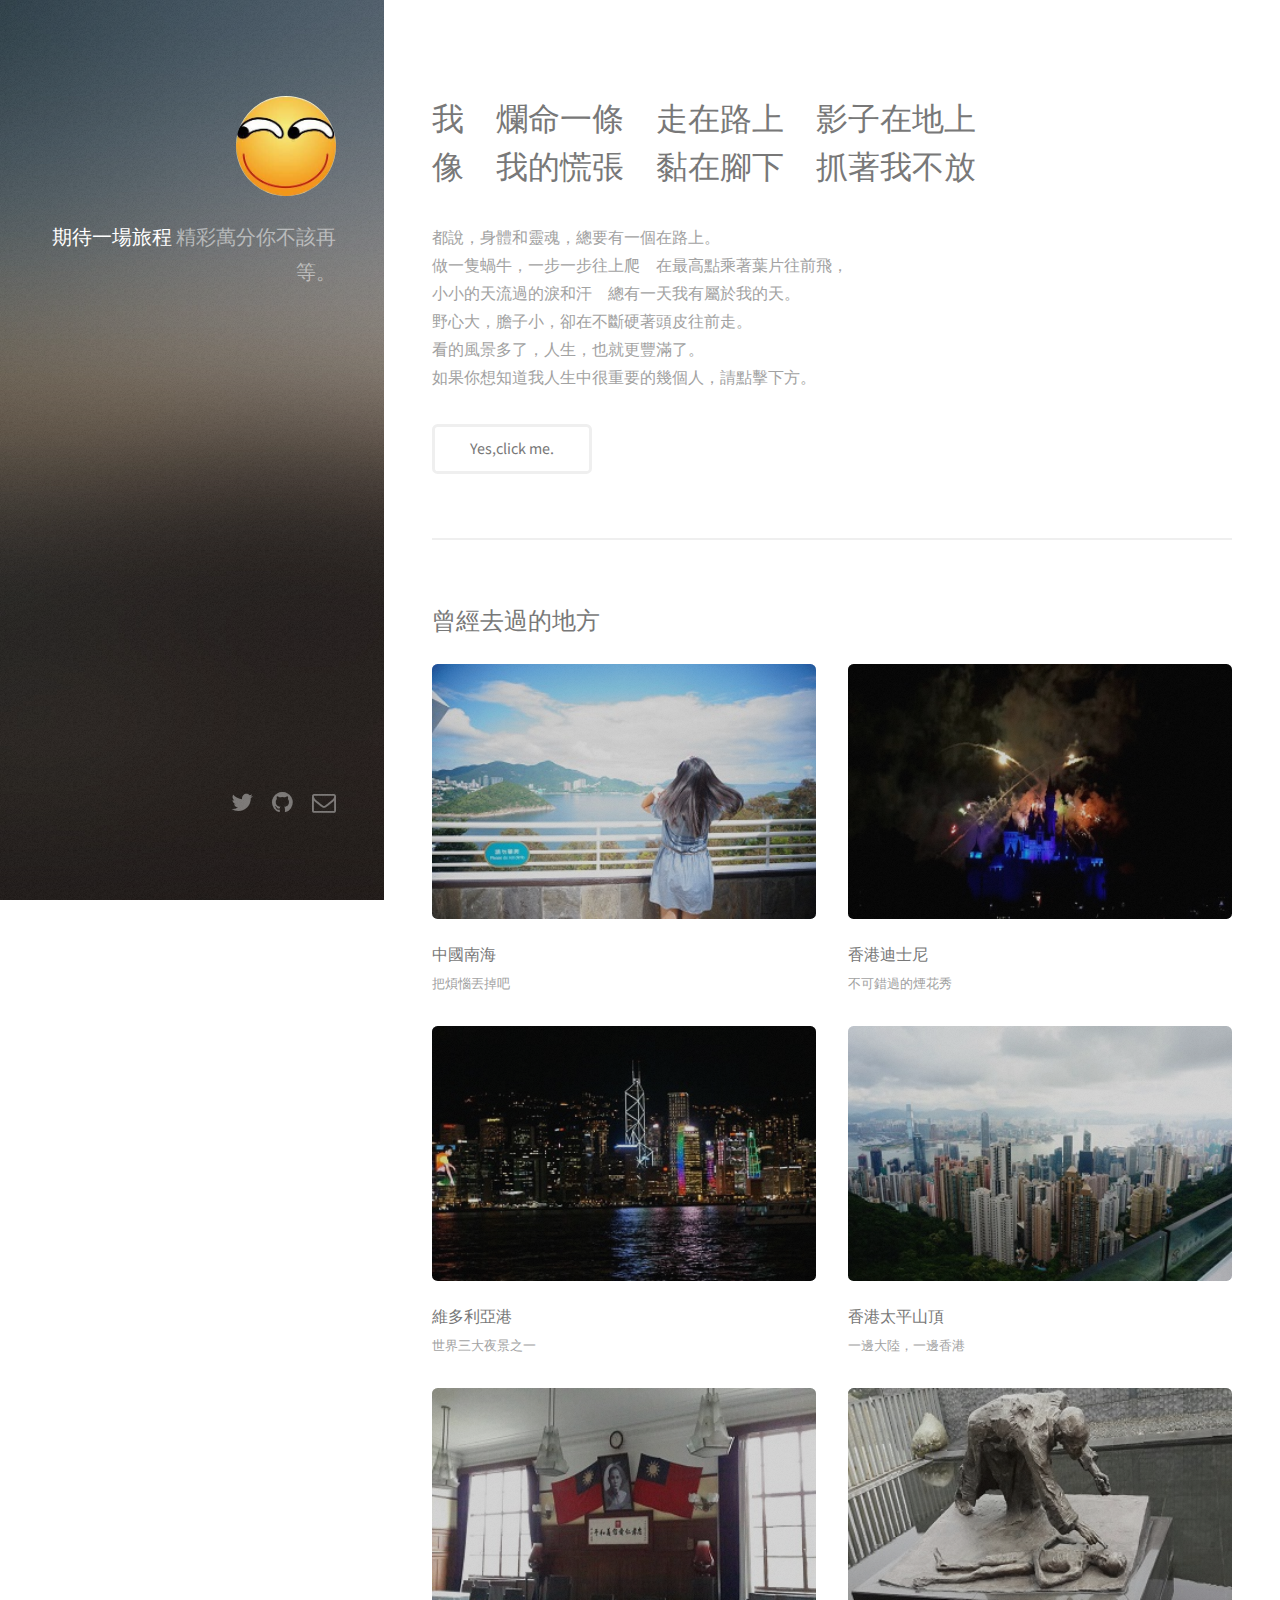
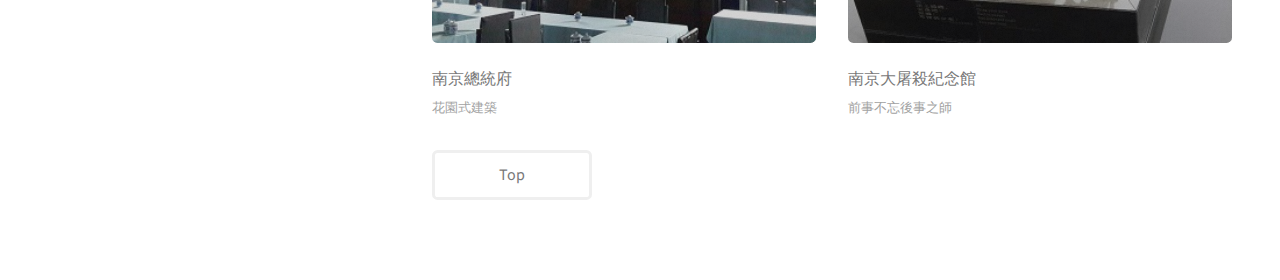
<file: experience/index.html>
<!DOCTYPE HTML>
<!--
	Strata by HTML5 UP
	html5up.net | @n33co
	Free for personal and commercial use under the CCA 3.0 license (html5up.net/license)
-->
<html>

<head>
    <link rel="icon" href="/images/my.jpg">
    <title>我的旅行經歷</title>
    <meta charset="utf-8" />
    <meta name="viewport" content="width=device-width, initial-scale=1" />
    <!--[if lte IE 8]><script src="assets/js/ie/html5shiv.js"></script><![endif]-->
    <link rel="stylesheet" href="assets/css/main.css" />
    <!--[if lte IE 8]><link rel="stylesheet" href="assets/css/ie8.css" /><![endif]-->
</head>

<body id="top">
    <!-- Header -->
    <header id="header">
        <a href="#" class="image avatar"><img src="images/avatar1.jpg" alt="" /></a>
        <h1><strong>期待一場旅程</strong>
        <br>精彩萬分你不該再等。</h1>
    </header>
    <!-- Main -->
    <div id="main">
        <!-- One -->
        <section id="one">
            <header class="major">
                <h2>我　爛命一條　走在路上　影子在地上<br />
							像　我的慌張　黏在腳下　抓著我不放</h2>
            </header>
            <p>
                都說，身體和靈魂，總要有一個在路上。
                <br> 做一隻蝸牛，一步一步往上爬　在最高點乘著葉片往前飛，
                <br> 小小的天流過的淚和汗　總有一天我有屬於我的天。
                <br> 野心大，膽子小，卻在不斷硬著頭皮往前走。
                <br>看的風景多了，人生，也就更豐滿了。
                <br>如果你想知道我人生中很重要的幾個人，請點擊下方。
            </p>
            <ul class="actions">
                <li><a href="/idol/index.html" class="button">Yes,click me.</a></li>
            </ul>
        </section>
        <!-- Two -->
        <section id="two">
            <h2>曾經去過的地方</h2>
            <div class="row">
                <article class="6u 12u$(xsmall) work-item">
                    <a href="images/fulls/01.jpg" class="image fit thumb"><img src="images/1.jpg" alt="" /></a>
                    <h3>中國南海</h3>
                    <p>把煩惱丟掉吧</p>
                </article>
                <article class="6u$ 12u$(xsmall) work-item">
                    <a href="images/fulls/02.jpg" class="image fit thumb"><img src="images/02.jpg" alt="" /></a>
                    <h3>香港迪士尼</h3>
                    <p>不可錯過的煙花秀</p>
                </article>
                <article class="6u 12u$(xsmall) work-item">
                    <a href="images/fulls/03.jpg" class="image fit thumb"><img src="images/03.jpg" alt="" /></a>
                    <h3>維多利亞港</h3>
                    <p>世界三大夜景之一</p>
                </article>
                <article class="6u$ 12u$(xsmall) work-item">
                    <a href="images/fulls/04.jpg" class="image fit thumb"><img src="images/04.jpg" alt="" /></a>
                    <h3>香港太平山頂</h3>
                    <p>一邊大陸，一邊香港</p>
                </article>
                <article class="6u 12u$(xsmall) work-item">
                    <a href="images/fulls/05.jpg" class="image fit thumb"><img src="images/05.jpg" alt="" /></a>
                    <h3>南京總統府</h3>
                    <p>花園式建築</p>
                </article>
                <article class="6u$ 12u$(xsmall) work-item">
                    <a href="images/fulls/06.jpg" class="image fit thumb"><img src="images/06.jpg" alt="" /></a>
                    <h3>南京大屠殺紀念館</h3>
                    <p>前事不忘後事之師</p>
                </article>
            </div>
            <ul class="actions">
                <li><a href="#" class="button">Top</a></li>
            </ul>
        </section>
        <!-- Three -->
        <!-- Four -->
        <!--
					<section id="four">
						<h2>Elements</h2>

						<section>
							<h4>Text</h4>
							<p>This is <b>bold</b> and this is <strong>strong</strong>. This is <i>italic</i> and this is <em>emphasized</em>.
							This is <sup>superscript</sup> text and this is <sub>subscript</sub> text.
							This is <u>underlined</u> and this is code: <code>for (;;) { ... }</code>. Finally, <a href="#">this is a link</a>.</p>
							<hr />
							<header>
								<h4>Heading with a Subtitle</h4>
								<p>Lorem ipsum dolor sit amet nullam id egestas urna aliquam</p>
							</header>
							<p>Nunc lacinia ante nunc ac lobortis. Interdum adipiscing gravida odio porttitor sem non mi integer non faucibus ornare mi ut ante amet placerat aliquet. Volutpat eu sed ante lacinia sapien lorem accumsan varius montes viverra nibh in adipiscing blandit tempus accumsan.</p>
							<header>
								<h5>Heading with a Subtitle</h5>
								<p>Lorem ipsum dolor sit amet nullam id egestas urna aliquam</p>
							</header>
							<p>Nunc lacinia ante nunc ac lobortis. Interdum adipiscing gravida odio porttitor sem non mi integer non faucibus ornare mi ut ante amet placerat aliquet. Volutpat eu sed ante lacinia sapien lorem accumsan varius montes viverra nibh in adipiscing blandit tempus accumsan.</p>
							<hr />
							<h2>Heading Level 2</h2>
							<h3>Heading Level 3</h3>
							<h4>Heading Level 4</h4>
							<h5>Heading Level 5</h5>
							<h6>Heading Level 6</h6>
							<hr />
							<h5>Blockquote</h5>
							<blockquote>Fringilla nisl. Donec accumsan interdum nisi, quis tincidunt felis sagittis eget tempus euismod. Vestibulum ante ipsum primis in faucibus vestibulum. Blandit adipiscing eu felis iaculis volutpat ac adipiscing accumsan faucibus. Vestibulum ante ipsum primis in faucibus lorem ipsum dolor sit amet nullam adipiscing eu felis.</blockquote>
							<h5>Preformatted</h5>
							<pre><code>i = 0;

while (!deck.isInOrder()) {
print 'Iteration ' + i;
deck.shuffle();
i++;
}

print 'It took ' + i + ' iterations to sort the deck.';</code></pre>
						</section>

						<section>
							<h4>Lists</h4>
							<div class="row">
								<div class="6u 12u$(xsmall)">
									<h5>Unordered</h5>
									<ul>
										<li>Dolor pulvinar etiam magna etiam.</li>
										<li>Sagittis adipiscing lorem eleifend.</li>
										<li>Felis enim feugiat dolore viverra.</li>
									</ul>
									<h5>Alternate</h5>
									<ul class="alt">
										<li>Dolor pulvinar etiam magna etiam.</li>
										<li>Sagittis adipiscing lorem eleifend.</li>
										<li>Felis enim feugiat dolore viverra.</li>
									</ul>
								</div>
								<div class="6u$ 12u$(xsmall)">
									<h5>Ordered</h5>
									<ol>
										<li>Dolor pulvinar etiam magna etiam.</li>
										<li>Etiam vel felis at lorem sed viverra.</li>
										<li>Felis enim feugiat dolore viverra.</li>
										<li>Dolor pulvinar etiam magna etiam.</li>
										<li>Etiam vel felis at lorem sed viverra.</li>
										<li>Felis enim feugiat dolore viverra.</li>
									</ol>
									<h5>Icons</h5>
									<ul class="icons">
										<li><a href="#" class="icon fa-twitter"><span class="label">Twitter</span></a></li>
										<li><a href="#" class="icon fa-facebook"><span class="label">Facebook</span></a></li>
										<li><a href="#" class="icon fa-instagram"><span class="label">Instagram</span></a></li>
										<li><a href="#" class="icon fa-github"><span class="label">Github</span></a></li>
										<li><a href="#" class="icon fa-dribbble"><span class="label">Dribbble</span></a></li>
										<li><a href="#" class="icon fa-tumblr"><span class="label">Tumblr</span></a></li>
									</ul>
								</div>
							</div>
							<h5>Actions</h5>
							<ul class="actions">
								<li><a href="#" class="button special">Default</a></li>
								<li><a href="#" class="button">Default</a></li>
							</ul>
							<ul class="actions small">
								<li><a href="#" class="button special small">Small</a></li>
								<li><a href="#" class="button small">Small</a></li>
							</ul>
							<div class="row">
								<div class="6u 12u$(small)">
									<ul class="actions vertical">
										<li><a href="#" class="button special">Default</a></li>
										<li><a href="#" class="button">Default</a></li>
									</ul>
								</div>
								<div class="6u$ 12u$(small)">
									<ul class="actions vertical small">
										<li><a href="#" class="button special small">Small</a></li>
										<li><a href="#" class="button small">Small</a></li>
									</ul>
								</div>
								<div class="6u 12u$(small)">
									<ul class="actions vertical">
										<li><a href="#" class="button special fit">Default</a></li>
										<li><a href="#" class="button fit">Default</a></li>
									</ul>
								</div>
								<div class="6u$ 12u$(small)">
									<ul class="actions vertical small">
										<li><a href="#" class="button special small fit">Small</a></li>
										<li><a href="#" class="button small fit">Small</a></li>
									</ul>
								</div>
							</div>
						</section>

						<section>
							<h4>Table</h4>
							<h5>Default</h5>
							<div class="table-wrapper">
								<table>
									<thead>
										<tr>
											<th>Name</th>
											<th>Description</th>
											<th>Price</th>
										</tr>
									</thead>
									<tbody>
										<tr>
											<td>Item One</td>
											<td>Ante turpis integer aliquet porttitor.</td>
											<td>29.99</td>
										</tr>
										<tr>
											<td>Item Two</td>
											<td>Vis ac commodo adipiscing arcu aliquet.</td>
											<td>19.99</td>
										</tr>
										<tr>
											<td>Item Three</td>
											<td> Morbi faucibus arcu accumsan lorem.</td>
											<td>29.99</td>
										</tr>
										<tr>
											<td>Item Four</td>
											<td>Vitae integer tempus condimentum.</td>
											<td>19.99</td>
										</tr>
										<tr>
											<td>Item Five</td>
											<td>Ante turpis integer aliquet porttitor.</td>
											<td>29.99</td>
										</tr>
									</tbody>
									<tfoot>
										<tr>
											<td colspan="2"></td>
											<td>100.00</td>
										</tr>
									</tfoot>
								</table>
							</div>

							<h5>Alternate</h5>
							<div class="table-wrapper">
								<table class="alt">
									<thead>
										<tr>
											<th>Name</th>
											<th>Description</th>
											<th>Price</th>
										</tr>
									</thead>
									<tbody>
										<tr>
											<td>Item One</td>
											<td>Ante turpis integer aliquet porttitor.</td>
											<td>29.99</td>
										</tr>
										<tr>
											<td>Item Two</td>
											<td>Vis ac commodo adipiscing arcu aliquet.</td>
											<td>19.99</td>
										</tr>
										<tr>
											<td>Item Three</td>
											<td> Morbi faucibus arcu accumsan lorem.</td>
											<td>29.99</td>
										</tr>
										<tr>
											<td>Item Four</td>
											<td>Vitae integer tempus condimentum.</td>
											<td>19.99</td>
										</tr>
										<tr>
											<td>Item Five</td>
											<td>Ante turpis integer aliquet porttitor.</td>
											<td>29.99</td>
										</tr>
									</tbody>
									<tfoot>
										<tr>
											<td colspan="2"></td>
											<td>100.00</td>
										</tr>
									</tfoot>
								</table>
							</div>
						</section>

						<section>
							<h4>Buttons</h4>
							<ul class="actions">
								<li><a href="#" class="button special">Special</a></li>
								<li><a href="#" class="button">Default</a></li>
							</ul>
							<ul class="actions">
								<li><a href="#" class="button big">Big</a></li>
								<li><a href="#" class="button">Default</a></li>
								<li><a href="#" class="button small">Small</a></li>
							</ul>
							<ul class="actions fit">
								<li><a href="#" class="button special fit">Fit</a></li>
								<li><a href="#" class="button fit">Fit</a></li>
							</ul>
							<ul class="actions fit small">
								<li><a href="#" class="button special fit small">Fit + Small</a></li>
								<li><a href="#" class="button fit small">Fit + Small</a></li>
							</ul>
							<ul class="actions">
								<li><a href="#" class="button special icon fa-download">Icon</a></li>
								<li><a href="#" class="button icon fa-download">Icon</a></li>
							</ul>
							<ul class="actions">
								<li><span class="button special disabled">Special</span></li>
								<li><span class="button disabled">Default</span></li>
							</ul>
						</section>

						<section>
							<h4>Form</h4>
							<form method="post" action="#">
								<div class="row uniform 50%">
									<div class="6u 12u$(xsmall)">
										<input type="text" name="demo-name" id="demo-name" value="" placeholder="Name" />
									</div>
									<div class="6u$ 12u$(xsmall)">
										<input type="email" name="demo-email" id="demo-email" value="" placeholder="Email" />
									</div>
									<div class="12u$">
										<div class="select-wrapper">
											<select name="demo-category" id="demo-category">
												<option value="">- Category -</option>
												<option value="1">Manufacturing</option>
												<option value="1">Shipping</option>
												<option value="1">Administration</option>
												<option value="1">Human Resources</option>
											</select>
										</div>
									</div>
									<div class="4u 12u$(small)">
										<input type="radio" id="demo-priority-low" name="demo-priority" checked>
										<label for="demo-priority-low">Low Priority</label>
									</div>
									<div class="4u 12u$(small)">
										<input type="radio" id="demo-priority-normal" name="demo-priority">
										<label for="demo-priority-normal">Normal Priority</label>
									</div>
									<div class="4u$ 12u(small)">
										<input type="radio" id="demo-priority-high" name="demo-priority">
										<label for="demo-priority-high">High Priority</label>
									</div>
									<div class="6u 12u$(small)">
										<input type="checkbox" id="demo-copy" name="demo-copy">
										<label for="demo-copy">Email me a copy of this message</label>
									</div>
									<div class="6u$ 12u$(small)">
										<input type="checkbox" id="demo-human" name="demo-human" checked>
										<label for="demo-human">I am a human and not a robot</label>
									</div>
									<div class="12u$">
										<textarea name="demo-message" id="demo-message" placeholder="Enter your message" rows="6"></textarea>
									</div>
									<div class="12u$">
										<ul class="actions">
											<li><input type="submit" value="Send Message" class="special" /></li>
											<li><input type="reset" value="Reset" /></li>
										</ul>
									</div>
								</div>
							</form>
						</section>

						<section>
							<h4>Image</h4>
							<h5>Fit</h5>
							<div class="box alt">
								<div class="row 50% uniform">
									<div class="12u$"><span class="image fit"><img src="images/fulls/05.jpg" alt="" /></span></div>
									<div class="4u"><span class="image fit"><img src="images/thumbs/01.jpg" alt="" /></span></div>
									<div class="4u"><span class="image fit"><img src="images/thumbs/02.jpg" alt="" /></span></div>
									<div class="4u$"><span class="image fit"><img src="images/thumbs/03.jpg" alt="" /></span></div>
									<div class="4u"><span class="image fit"><img src="images/thumbs/04.jpg" alt="" /></span></div>
									<div class="4u"><span class="image fit"><img src="images/thumbs/05.jpg" alt="" /></span></div>
									<div class="4u$"><span class="image fit"><img src="images/thumbs/06.jpg" alt="" /></span></div>
									<div class="4u"><span class="image fit"><img src="images/thumbs/03.jpg" alt="" /></span></div>
									<div class="4u"><span class="image fit"><img src="images/thumbs/02.jpg" alt="" /></span></div>
									<div class="4u$"><span class="image fit"><img src="images/thumbs/01.jpg" alt="" /></span></div>
								</div>
							</div>
							<h5>Left &amp; Right</h5>
							<p><span class="image left"><img src="images/avatar.jpg" alt="" /></span>Fringilla nisl. Donec accumsan interdum nisi, quis tincidunt felis sagittis eget. tempus euismod. Vestibulum ante ipsum primis in faucibus vestibulum. Blandit adipiscing eu felis iaculis volutpat ac adipiscing accumsan eu faucibus. Integer ac pellentesque praesent tincidunt felis sagittis eget. tempus euismod. Vestibulum ante ipsum primis in faucibus vestibulum. Blandit adipiscing eu felis iaculis volutpat ac adipiscing accumsan eu faucibus. Integer ac pellentesque praesent. Donec accumsan interdum nisi, quis tincidunt felis sagittis eget. tempus euismod. Vestibulum ante ipsum primis in faucibus vestibulum. Blandit adipiscing eu felis iaculis volutpat ac adipiscing accumsan eu faucibus. Integer ac pellentesque praesent tincidunt felis sagittis eget. tempus euismod. Vestibulum ante ipsum primis in faucibus vestibulum. Blandit adipiscing eu felis iaculis volutpat ac adipiscing accumsan eu faucibus. Integer ac pellentesque praesent.</p>
							<p><span class="image right"><img src="images/avatar.jpg" alt="" /></span>Fringilla nisl. Donec accumsan interdum nisi, quis tincidunt felis sagittis eget. tempus euismod. Vestibulum ante ipsum primis in faucibus vestibulum. Blandit adipiscing eu felis iaculis volutpat ac adipiscing accumsan eu faucibus. Integer ac pellentesque praesent tincidunt felis sagittis eget. tempus euismod. Vestibulum ante ipsum primis in faucibus vestibulum. Blandit adipiscing eu felis iaculis volutpat ac adipiscing accumsan eu faucibus. Integer ac pellentesque praesent. Donec accumsan interdum nisi, quis tincidunt felis sagittis eget. tempus euismod. Vestibulum ante ipsum primis in faucibus vestibulum. Blandit adipiscing eu felis iaculis volutpat ac adipiscing accumsan eu faucibus. Integer ac pellentesque praesent tincidunt felis sagittis eget. tempus euismod. Vestibulum ante ipsum primis in faucibus vestibulum. Blandit adipiscing eu felis iaculis volutpat ac adipiscing accumsan eu faucibus. Integer ac pellentesque praesent.</p>
						</section>

					</section>
				-->
    </div>
    <!-- Footer -->
    <footer id="footer">
        <ul class="icons">
            <li><a href="https://twitter.com/ShafriraXu" class="icon fa-twitter" target="_blank"><span class="label">Twitter</span></a></li>
            <li><a href="https://github.com/shafriraxu" class="icon fa-github" target="_blank"><span class="label">Github</span></a></li>
            <li><a href="https://plus.google.com/u/0/109018527205381543160/posts" class="icon fa-envelope-o" target="_blank"><span class="label">Email</span></a></li>
        </ul>
    </footer>
    <!-- Scripts -->
    <script src="assets/js/jquery.min.js"></script>
    <script src="assets/js/jquery.poptrox.min.js"></script>
    <script src="assets/js/skel.min.js"></script>
    <script src="assets/js/util.js"></script>
    <!--[if lte IE 8]><script src="assets/js/ie/respond.min.js"></script><![endif]-->
    <script src="assets/js/main.js"></script>
</body>

</html>
</file>
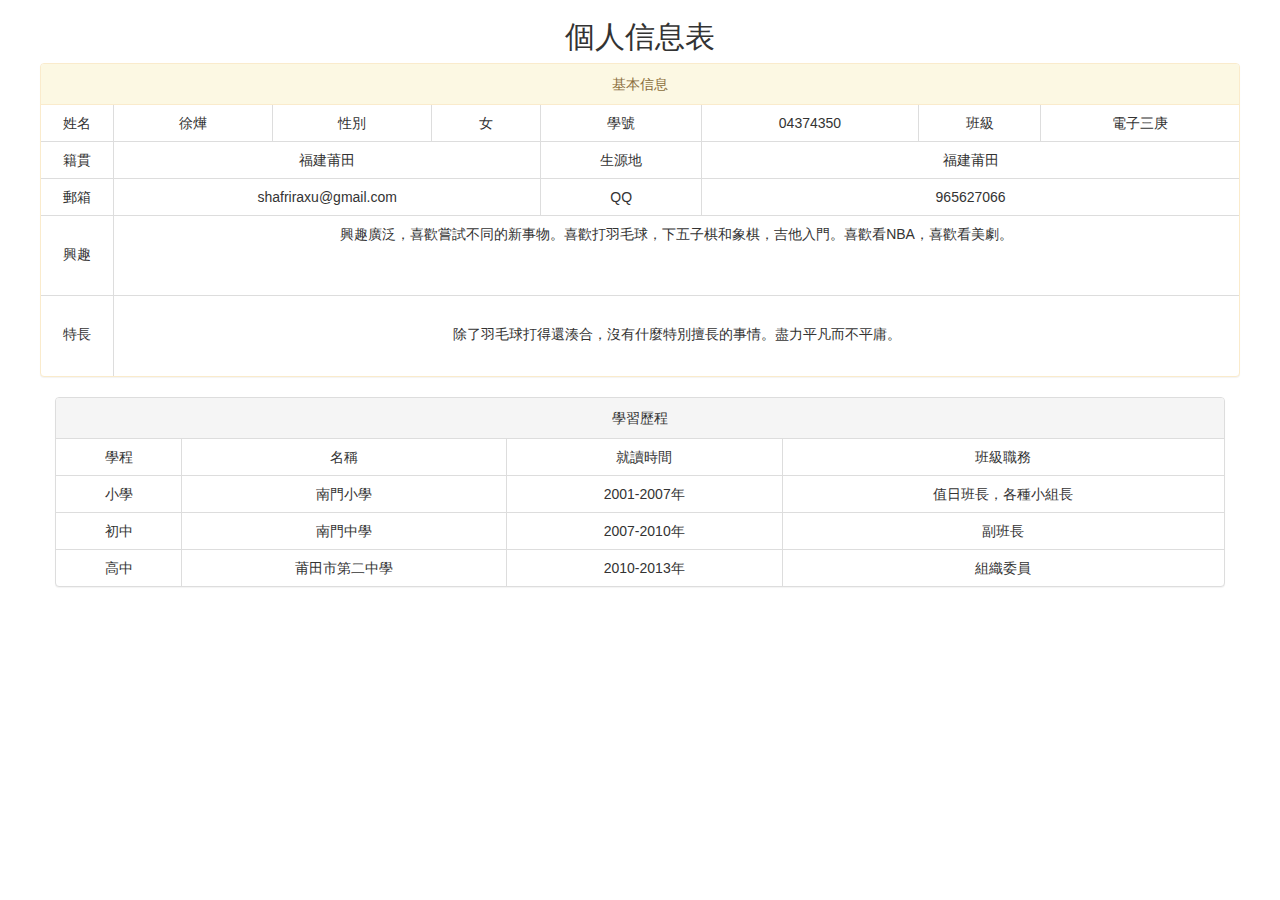
<file: about/table/index.html>
<!DOCTYPE html>
<html lang="en">

<head>
    <meta charset="utf-8">
    <meta http-equiv="X-UA-Compatible" content="IE=edge">
    <meta name="viewport" content="width=device-width, initial-scale=1">
    <!-- The above 3 meta tags *must* come first in the head; any other head content must come *after* these tags -->
    <title>個人履歷表</title>
    <!-- Bootstrap -->
    <link href="css/bootstrap.min.css" rel="stylesheet">
    <link rel="stylesheet" href="css/mystyle.css" />
    <!-- HTML5 shim and Respond.js for IE8 support of HTML5 elements and media queries -->
    <!-- WARNING: Respond.js doesn't work if you view the page via file:// -->
    <!--[if lt IE 9]>
      <script src="https://oss.maxcdn.com/html5shiv/3.7.2/html5shiv.min.js"></script>
      <script src="https://oss.maxcdn.com/respond/1.4.2/respond.min.js"></script>
    <![endif]-->
</head>

<body>
    <div class="container">
        <div class="row">
            <h2>個人信息表</h2>
            <div class="row">
                <div class="panel panel-warning">
                    <!-- Default panel contents -->
                    <div class="panel-heading center">基本信息</div>
                    <!-- Table -->
                    <table class="table table-bordered border-color">
                        <tbody>
                            <tr>
                                <td>姓名</td>
                                <td>徐燁</td>
                                <td>性別</td>
                                <td>女</td>
                                <td>學號</td>
                                <td>04374350</td>
                                <td>班級</td>
                                <td>電子三庚</td>
                            </tr>
                            <tr>
                                <td>籍貫</td>
                                <td colspan="3">福建莆田</td>
                                <td>生源地</td>
                                <td colspan="3">福建莆田</td>
                            </tr>
                            <tr>
                                <td>郵箱</td>
                                <td colspan="3">shafriraxu@gmail.com</td>
                                <td>QQ</td>
                                <td colspan="3">965627066</td>
                            </tr>
                            <tr class="spe_height">
                                <td class="duiqi">
                                    <br>興趣</td>
                                <td colspan="7">
                                    興趣廣泛，喜歡嘗試不同的新事物。喜歡打羽毛球，下五子棋和象棋，吉他入門。喜歡看NBA，喜歡看美劇。
                                </td>
                            </tr>
                            <tr class="spe_height">
                                <td class="duiqi">
                                    <br>特長</td>
                                <td colspan="7">
                                    <br>除了羽毛球打得還湊合，沒有什麼特別擅長的事情。盡力平凡而不平庸。
                                </td>
                            </tr>
                        </tbody>
                    </table>
                </div>
            </div>
        </div>
        <div class="row">
            <div class="panel panel-default">
                <!-- Default panel contents -->
                <div class="panel-heading center">學習歷程</div>
                <!-- Table -->
                <table class="table table-bordered">
                    <tbody>
                        <tr>
                            <td>學程</td>
                            <td>名稱</td>
                            <td>就讀時間</td>
                            <td>班級職務</td>
                        </tr>
                        <tr>
                            <td>小學</td>
                            <td>南門小學</td>
                            <td>2001-2007年</td>
                            <td>值日班長，各種小組長</td>
                        </tr>
                        <tr>
                            <td>初中</td>
                            <td>南門中學</td>
                            <td>2007-2010年</td>
                            <td>副班長</td>
                        </tr>
                        <tr>
                            <td>高中</td>
                            <td>莆田市第二中學</td>
                            <td>2010-2013年</td>
                            <td>組織委員</td>
                        </tr>
                    </tbody>
                </table>
            </div>
        </div>
    </div>
    </div>
    <!-- jQuery (necessary for Bootstrap's JavaScript plugins) -->
    <script src="https://ajax.googleapis.com/ajax/libs/jquery/1.11.3/jquery.min.js"></script>
    <!-- Include all compiled plugins (below), or include individual files as needed -->
    <script src="js/bootstrap.min.js"></script>
</body>

</html>
</file>
<file: about/table/css/mystyle.css>
table {
    width: 100%
}

h2,
td {
    text-align: center;
}

.duiqi {
    vertical-align: bottom;
}

.bd_cor {
    border-color: #faebcc;
}

.spe_height {
    height: 80px;
}

.center {
    text-align: center;
}
</file>
<file: experience/assets/css/main.css>
@import url("font-awesome.min.css");
@import url("https://fonts.googleapis.com/css?family=Source+Sans+Pro:400,400italic");

/*
	Strata by HTML5 UP
	html5up.net | @n33co
	Free for personal and commercial use under the CCA 3.0 license (html5up.net/license)
*/


/* Reset */

html,
body,
div,
span,
applet,
object,
iframe,
h1,
h2,
h3,
h4,
h5,
h6,
p,
blockquote,
pre,
a,
abbr,
acronym,
address,
big,
cite,
code,
del,
dfn,
em,
img,
ins,
kbd,
q,
s,
samp,
small,
strike,
strong,
sub,
sup,
tt,
var,
b,
u,
i,
center,
dl,
dt,
dd,
ol,
ul,
li,
fieldset,
form,
label,
legend,
table,
caption,
tbody,
tfoot,
thead,
tr,
th,
td,
article,
aside,
canvas,
details,
embed,
figure,
figcaption,
footer,
header,
hgroup,
menu,
nav,
output,
ruby,
section,
summary,
time,
mark,
audio,
video {
    margin: 0;
    padding: 0;
    border: 0;
    font-size: 100%;
    font: inherit;
    vertical-align: baseline;
}

article,
aside,
details,
figcaption,
figure,
footer,
header,
hgroup,
menu,
nav,
section {
    display: block;
}

body {
    line-height: 1;
}

ol,
ul {
    list-style: none;
}

blockquote,
q {
    quotes: none;
}

blockquote:before,
blockquote:after,
q:before,
q:after {
    content: '';
    content: none;
}

table {
    border-collapse: collapse;
    border-spacing: 0;
}

body {
    -webkit-text-size-adjust: none;
}


/* Box Model */

*,
*:before,
*:after {
    -moz-box-sizing: border-box;
    -webkit-box-sizing: border-box;
    box-sizing: border-box;
}


/* Containers */

.container {
    margin-left: auto;
    margin-right: auto;
}

.container.\31 25\25 {
    width: 100%;
    max-width: 1200px;
    min-width: 960px;
}

.container.\37 5\25 {
    width: 720px;
}

.container.\35 0\25 {
    width: 480px;
}

.container.\32 5\25 {
    width: 240px;
}

.container {
    width: 960px;
}

@media screen and (max-width: 1800px) {
    .container.\31 25\25 {
        width: 100%;
        max-width: 1200px;
        min-width: 960px;
    }
    .container.\37 5\25 {
        width: 720px;
    }
    .container.\35 0\25 {
        width: 480px;
    }
    .container.\32 5\25 {
        width: 240px;
    }
    .container {
        width: 960px;
    }
}

@media screen and (max-width: 1280px) {
    .container.\31 25\25 {
        width: 100%;
        max-width: 1200px;
        min-width: 960px;
    }
    .container.\37 5\25 {
        width: 720px;
    }
    .container.\35 0\25 {
        width: 480px;
    }
    .container.\32 5\25 {
        width: 240px;
    }
    .container {
        width: 960px;
    }
}

@media screen and (max-width: 980px) {
    .container.\31 25\25 {
        width: 100%;
        max-width: 1200px;
        min-width: 960px;
    }
    .container.\37 5\25 {
        width: 720px;
    }
    .container.\35 0\25 {
        width: 480px;
    }
    .container.\32 5\25 {
        width: 240px;
    }
    .container {
        width: 960px;
    }
}

@media screen and (max-width: 736px) {
    .container.\31 25\25 {
        width: 100%;
        max-width: 1200px;
        min-width: 960px;
    }
    .container.\37 5\25 {
        width: 720px;
    }
    .container.\35 0\25 {
        width: 480px;
    }
    .container.\32 5\25 {
        width: 240px;
    }
    .container {
        width: 960px;
    }
}

@media screen and (max-width: 480px) {
    .container.\31 25\25 {
        width: 100%;
        max-width: 1200px;
        min-width: 960px;
    }
    .container.\37 5\25 {
        width: 720px;
    }
    .container.\35 0\25 {
        width: 480px;
    }
    .container.\32 5\25 {
        width: 240px;
    }
    .container {
        width: 960px;
    }
}


/* Grid */

.row {
    border-bottom: solid 1px transparent;
    -moz-box-sizing: border-box;
    -webkit-box-sizing: border-box;
    box-sizing: border-box;
}

.row > * {
    float: left;
    -moz-box-sizing: border-box;
    -webkit-box-sizing: border-box;
    box-sizing: border-box;
}

.row:after,
.row:before {
    content: '';
    display: block;
    clear: both;
    height: 0;
}

.row.uniform > * >:first-child {
    margin-top: 0;
}

.row.uniform > * >:last-child {
    margin-bottom: 0;
}

.row.\30 \25 > * {
    padding: 0 0 0 0em;
}

.row.\30 \25 {
    margin: 0 0 -1px 0em;
}

.row.uniform.\30 \25 > * {
    padding: 0em 0 0 0em;
}

.row.uniform.\30 \25 {
    margin: 0em 0 -1px 0em;
}

.row > * {
    padding: 0 0 0 2.5em;
}

.row {
    margin: 0 0 -1px -2.5em;
}

.row.uniform > * {
    padding: 2.5em 0 0 2.5em;
}

.row.uniform {
    margin: -2.5em 0 -1px -2.5em;
}

.row.\32 00\25 > * {
    padding: 0 0 0 5em;
}

.row.\32 00\25 {
    margin: 0 0 -1px -5em;
}

.row.uniform.\32 00\25 > * {
    padding: 5em 0 0 5em;
}

.row.uniform.\32 00\25 {
    margin: -5em 0 -1px -5em;
}

.row.\31 50\25 > * {
    padding: 0 0 0 3.75em;
}

.row.\31 50\25 {
    margin: 0 0 -1px -3.75em;
}

.row.uniform.\31 50\25 > * {
    padding: 3.75em 0 0 3.75em;
}

.row.uniform.\31 50\25 {
    margin: -3.75em 0 -1px -3.75em;
}

.row.\35 0\25 > * {
    padding: 0 0 0 1.25em;
}

.row.\35 0\25 {
    margin: 0 0 -1px -1.25em;
}

.row.uniform.\35 0\25 > * {
    padding: 1.25em 0 0 1.25em;
}

.row.uniform.\35 0\25 {
    margin: -1.25em 0 -1px -1.25em;
}

.row.\32 5\25 > * {
    padding: 0 0 0 0.625em;
}

.row.\32 5\25 {
    margin: 0 0 -1px -0.625em;
}

.row.uniform.\32 5\25 > * {
    padding: 0.625em 0 0 0.625em;
}

.row.uniform.\32 5\25 {
    margin: -0.625em 0 -1px -0.625em;
}

.\31 2u,
.\31 2u\24 {
    width: 100%;
    clear: none;
    margin-left: 0;
}

.\31 1u,
.\31 1u\24 {
    width: 91.6666666667%;
    clear: none;
    margin-left: 0;
}

.\31 0u,
.\31 0u\24 {
    width: 83.3333333333%;
    clear: none;
    margin-left: 0;
}

.\39 u,
.\39 u\24 {
    width: 75%;
    clear: none;
    margin-left: 0;
}

.\38 u,
.\38 u\24 {
    width: 66.6666666667%;
    clear: none;
    margin-left: 0;
}

.\37 u,
.\37 u\24 {
    width: 58.3333333333%;
    clear: none;
    margin-left: 0;
}

.\36 u,
.\36 u\24 {
    width: 50%;
    clear: none;
    margin-left: 0;
}

.\35 u,
.\35 u\24 {
    width: 41.6666666667%;
    clear: none;
    margin-left: 0;
}

.\34 u,
.\34 u\24 {
    width: 33.3333333333%;
    clear: none;
    margin-left: 0;
}

.\33 u,
.\33 u\24 {
    width: 25%;
    clear: none;
    margin-left: 0;
}

.\32 u,
.\32 u\24 {
    width: 16.6666666667%;
    clear: none;
    margin-left: 0;
}

.\31 u,
.\31 u\24 {
    width: 8.3333333333%;
    clear: none;
    margin-left: 0;
}

.\31 2u\24 + *,
.\31 1u\24 + *,
.\31 0u\24 + *,
.\39 u\24 + *,
.\38 u\24 + *,
.\37 u\24 + *,
.\36 u\24 + *,
.\35 u\24 + *,
.\34 u\24 + *,
.\33 u\24 + *,
.\32 u\24 + *,
.\31 u\24 + * {
    clear: left;
}

.\-11u {
    margin-left: 91.66667%;
}

.\-10u {
    margin-left: 83.33333%;
}

.\-9u {
    margin-left: 75%;
}

.\-8u {
    margin-left: 66.66667%;
}

.\-7u {
    margin-left: 58.33333%;
}

.\-6u {
    margin-left: 50%;
}

.\-5u {
    margin-left: 41.66667%;
}

.\-4u {
    margin-left: 33.33333%;
}

.\-3u {
    margin-left: 25%;
}

.\-2u {
    margin-left: 16.66667%;
}

.\-1u {
    margin-left: 8.33333%;
}

@media screen and (max-width: 1800px) {
    .row > * {
        padding: 0 0 0 2.5em;
    }
    .row {
        margin: 0 0 -1px -2.5em;
    }
    .row.uniform > * {
        padding: 2.5em 0 0 2.5em;
    }
    .row.uniform {
        margin: -2.5em 0 -1px -2.5em;
    }
    .row.\32 00\25 > * {
        padding: 0 0 0 5em;
    }
    .row.\32 00\25 {
        margin: 0 0 -1px -5em;
    }
    .row.uniform.\32 00\25 > * {
        padding: 5em 0 0 5em;
    }
    .row.uniform.\32 00\25 {
        margin: -5em 0 -1px -5em;
    }
    .row.\31 50\25 > * {
        padding: 0 0 0 3.75em;
    }
    .row.\31 50\25 {
        margin: 0 0 -1px -3.75em;
    }
    .row.uniform.\31 50\25 > * {
        padding: 3.75em 0 0 3.75em;
    }
    .row.uniform.\31 50\25 {
        margin: -3.75em 0 -1px -3.75em;
    }
    .row.\35 0\25 > * {
        padding: 0 0 0 1.25em;
    }
    .row.\35 0\25 {
        margin: 0 0 -1px -1.25em;
    }
    .row.uniform.\35 0\25 > * {
        padding: 1.25em 0 0 1.25em;
    }
    .row.uniform.\35 0\25 {
        margin: -1.25em 0 -1px -1.25em;
    }
    .row.\32 5\25 > * {
        padding: 0 0 0 0.625em;
    }
    .row.\32 5\25 {
        margin: 0 0 -1px -0.625em;
    }
    .row.uniform.\32 5\25 > * {
        padding: 0.625em 0 0 0.625em;
    }
    .row.uniform.\32 5\25 {
        margin: -0.625em 0 -1px -0.625em;
    }
    .\31 2u\28xlarge\29,
    .\31 2u\24\28xlarge\29 {
        width: 100%;
        clear: none;
        margin-left: 0;
    }
    .\31 1u\28xlarge\29,
    .\31 1u\24\28xlarge\29 {
        width: 91.6666666667%;
        clear: none;
        margin-left: 0;
    }
    .\31 0u\28xlarge\29,
    .\31 0u\24\28xlarge\29 {
        width: 83.3333333333%;
        clear: none;
        margin-left: 0;
    }
    .\39 u\28xlarge\29,
    .\39 u\24\28xlarge\29 {
        width: 75%;
        clear: none;
        margin-left: 0;
    }
    .\38 u\28xlarge\29,
    .\38 u\24\28xlarge\29 {
        width: 66.6666666667%;
        clear: none;
        margin-left: 0;
    }
    .\37 u\28xlarge\29,
    .\37 u\24\28xlarge\29 {
        width: 58.3333333333%;
        clear: none;
        margin-left: 0;
    }
    .\36 u\28xlarge\29,
    .\36 u\24\28xlarge\29 {
        width: 50%;
        clear: none;
        margin-left: 0;
    }
    .\35 u\28xlarge\29,
    .\35 u\24\28xlarge\29 {
        width: 41.6666666667%;
        clear: none;
        margin-left: 0;
    }
    .\34 u\28xlarge\29,
    .\34 u\24\28xlarge\29 {
        width: 33.3333333333%;
        clear: none;
        margin-left: 0;
    }
    .\33 u\28xlarge\29,
    .\33 u\24\28xlarge\29 {
        width: 25%;
        clear: none;
        margin-left: 0;
    }
    .\32 u\28xlarge\29,
    .\32 u\24\28xlarge\29 {
        width: 16.6666666667%;
        clear: none;
        margin-left: 0;
    }
    .\31 u\28xlarge\29,
    .\31 u\24\28xlarge\29 {
        width: 8.3333333333%;
        clear: none;
        margin-left: 0;
    }
    .\31 2u\24\28xlarge\29 + *,
    .\31 1u\24\28xlarge\29 + *,
    .\31 0u\24\28xlarge\29 + *,
    .\39 u\24\28xlarge\29 + *,
    .\38 u\24\28xlarge\29 + *,
    .\37 u\24\28xlarge\29 + *,
    .\36 u\24\28xlarge\29 + *,
    .\35 u\24\28xlarge\29 + *,
    .\34 u\24\28xlarge\29 + *,
    .\33 u\24\28xlarge\29 + *,
    .\32 u\24\28xlarge\29 + *,
    .\31 u\24\28xlarge\29 + * {
        clear: left;
    }
    .\-11u\28xlarge\29 {
        margin-left: 91.66667%;
    }
    .\-10u\28xlarge\29 {
        margin-left: 83.33333%;
    }
    .\-9u\28xlarge\29 {
        margin-left: 75%;
    }
    .\-8u\28xlarge\29 {
        margin-left: 66.66667%;
    }
    .\-7u\28xlarge\29 {
        margin-left: 58.33333%;
    }
    .\-6u\28xlarge\29 {
        margin-left: 50%;
    }
    .\-5u\28xlarge\29 {
        margin-left: 41.66667%;
    }
    .\-4u\28xlarge\29 {
        margin-left: 33.33333%;
    }
    .\-3u\28xlarge\29 {
        margin-left: 25%;
    }
    .\-2u\28xlarge\29 {
        margin-left: 16.66667%;
    }
    .\-1u\28xlarge\29 {
        margin-left: 8.33333%;
    }
}

@media screen and (max-width: 1280px) {
    .row > * {
        padding: 0 0 0 2em;
    }
    .row {
        margin: 0 0 -1px -2em;
    }
    .row.uniform > * {
        padding: 2em 0 0 2em;
    }
    .row.uniform {
        margin: -2em 0 -1px -2em;
    }
    .row.\32 00\25 > * {
        padding: 0 0 0 4em;
    }
    .row.\32 00\25 {
        margin: 0 0 -1px -4em;
    }
    .row.uniform.\32 00\25 > * {
        padding: 4em 0 0 4em;
    }
    .row.uniform.\32 00\25 {
        margin: -4em 0 -1px -4em;
    }
    .row.\31 50\25 > * {
        padding: 0 0 0 3em;
    }
    .row.\31 50\25 {
        margin: 0 0 -1px -3em;
    }
    .row.uniform.\31 50\25 > * {
        padding: 3em 0 0 3em;
    }
    .row.uniform.\31 50\25 {
        margin: -3em 0 -1px -3em;
    }
    .row.\35 0\25 > * {
        padding: 0 0 0 1em;
    }
    .row.\35 0\25 {
        margin: 0 0 -1px -1em;
    }
    .row.uniform.\35 0\25 > * {
        padding: 1em 0 0 1em;
    }
    .row.uniform.\35 0\25 {
        margin: -1em 0 -1px -1em;
    }
    .row.\32 5\25 > * {
        padding: 0 0 0 0.5em;
    }
    .row.\32 5\25 {
        margin: 0 0 -1px -0.5em;
    }
    .row.uniform.\32 5\25 > * {
        padding: 0.5em 0 0 0.5em;
    }
    .row.uniform.\32 5\25 {
        margin: -0.5em 0 -1px -0.5em;
    }
    .\31 2u\28large\29,
    .\31 2u\24\28large\29 {
        width: 100%;
        clear: none;
        margin-left: 0;
    }
    .\31 1u\28large\29,
    .\31 1u\24\28large\29 {
        width: 91.6666666667%;
        clear: none;
        margin-left: 0;
    }
    .\31 0u\28large\29,
    .\31 0u\24\28large\29 {
        width: 83.3333333333%;
        clear: none;
        margin-left: 0;
    }
    .\39 u\28large\29,
    .\39 u\24\28large\29 {
        width: 75%;
        clear: none;
        margin-left: 0;
    }
    .\38 u\28large\29,
    .\38 u\24\28large\29 {
        width: 66.6666666667%;
        clear: none;
        margin-left: 0;
    }
    .\37 u\28large\29,
    .\37 u\24\28large\29 {
        width: 58.3333333333%;
        clear: none;
        margin-left: 0;
    }
    .\36 u\28large\29,
    .\36 u\24\28large\29 {
        width: 50%;
        clear: none;
        margin-left: 0;
    }
    .\35 u\28large\29,
    .\35 u\24\28large\29 {
        width: 41.6666666667%;
        clear: none;
        margin-left: 0;
    }
    .\34 u\28large\29,
    .\34 u\24\28large\29 {
        width: 33.3333333333%;
        clear: none;
        margin-left: 0;
    }
    .\33 u\28large\29,
    .\33 u\24\28large\29 {
        width: 25%;
        clear: none;
        margin-left: 0;
    }
    .\32 u\28large\29,
    .\32 u\24\28large\29 {
        width: 16.6666666667%;
        clear: none;
        margin-left: 0;
    }
    .\31 u\28large\29,
    .\31 u\24\28large\29 {
        width: 8.3333333333%;
        clear: none;
        margin-left: 0;
    }
    .\31 2u\24\28large\29 + *,
    .\31 1u\24\28large\29 + *,
    .\31 0u\24\28large\29 + *,
    .\39 u\24\28large\29 + *,
    .\38 u\24\28large\29 + *,
    .\37 u\24\28large\29 + *,
    .\36 u\24\28large\29 + *,
    .\35 u\24\28large\29 + *,
    .\34 u\24\28large\29 + *,
    .\33 u\24\28large\29 + *,
    .\32 u\24\28large\29 + *,
    .\31 u\24\28large\29 + * {
        clear: left;
    }
    .\-11u\28large\29 {
        margin-left: 91.66667%;
    }
    .\-10u\28large\29 {
        margin-left: 83.33333%;
    }
    .\-9u\28large\29 {
        margin-left: 75%;
    }
    .\-8u\28large\29 {
        margin-left: 66.66667%;
    }
    .\-7u\28large\29 {
        margin-left: 58.33333%;
    }
    .\-6u\28large\29 {
        margin-left: 50%;
    }
    .\-5u\28large\29 {
        margin-left: 41.66667%;
    }
    .\-4u\28large\29 {
        margin-left: 33.33333%;
    }
    .\-3u\28large\29 {
        margin-left: 25%;
    }
    .\-2u\28large\29 {
        margin-left: 16.66667%;
    }
    .\-1u\28large\29 {
        margin-left: 8.33333%;
    }
}

@media screen and (max-width: 980px) {
    .row > * {
        padding: 0 0 0 2em;
    }
    .row {
        margin: 0 0 -1px -2em;
    }
    .row.uniform > * {
        padding: 2em 0 0 2em;
    }
    .row.uniform {
        margin: -2em 0 -1px -2em;
    }
    .row.\32 00\25 > * {
        padding: 0 0 0 4em;
    }
    .row.\32 00\25 {
        margin: 0 0 -1px -4em;
    }
    .row.uniform.\32 00\25 > * {
        padding: 4em 0 0 4em;
    }
    .row.uniform.\32 00\25 {
        margin: -4em 0 -1px -4em;
    }
    .row.\31 50\25 > * {
        padding: 0 0 0 3em;
    }
    .row.\31 50\25 {
        margin: 0 0 -1px -3em;
    }
    .row.uniform.\31 50\25 > * {
        padding: 3em 0 0 3em;
    }
    .row.uniform.\31 50\25 {
        margin: -3em 0 -1px -3em;
    }
    .row.\35 0\25 > * {
        padding: 0 0 0 1em;
    }
    .row.\35 0\25 {
        margin: 0 0 -1px -1em;
    }
    .row.uniform.\35 0\25 > * {
        padding: 1em 0 0 1em;
    }
    .row.uniform.\35 0\25 {
        margin: -1em 0 -1px -1em;
    }
    .row.\32 5\25 > * {
        padding: 0 0 0 0.5em;
    }
    .row.\32 5\25 {
        margin: 0 0 -1px -0.5em;
    }
    .row.uniform.\32 5\25 > * {
        padding: 0.5em 0 0 0.5em;
    }
    .row.uniform.\32 5\25 {
        margin: -0.5em 0 -1px -0.5em;
    }
    .\31 2u\28medium\29,
    .\31 2u\24\28medium\29 {
        width: 100%;
        clear: none;
        margin-left: 0;
    }
    .\31 1u\28medium\29,
    .\31 1u\24\28medium\29 {
        width: 91.6666666667%;
        clear: none;
        margin-left: 0;
    }
    .\31 0u\28medium\29,
    .\31 0u\24\28medium\29 {
        width: 83.3333333333%;
        clear: none;
        margin-left: 0;
    }
    .\39 u\28medium\29,
    .\39 u\24\28medium\29 {
        width: 75%;
        clear: none;
        margin-left: 0;
    }
    .\38 u\28medium\29,
    .\38 u\24\28medium\29 {
        width: 66.6666666667%;
        clear: none;
        margin-left: 0;
    }
    .\37 u\28medium\29,
    .\37 u\24\28medium\29 {
        width: 58.3333333333%;
        clear: none;
        margin-left: 0;
    }
    .\36 u\28medium\29,
    .\36 u\24\28medium\29 {
        width: 50%;
        clear: none;
        margin-left: 0;
    }
    .\35 u\28medium\29,
    .\35 u\24\28medium\29 {
        width: 41.6666666667%;
        clear: none;
        margin-left: 0;
    }
    .\34 u\28medium\29,
    .\34 u\24\28medium\29 {
        width: 33.3333333333%;
        clear: none;
        margin-left: 0;
    }
    .\33 u\28medium\29,
    .\33 u\24\28medium\29 {
        width: 25%;
        clear: none;
        margin-left: 0;
    }
    .\32 u\28medium\29,
    .\32 u\24\28medium\29 {
        width: 16.6666666667%;
        clear: none;
        margin-left: 0;
    }
    .\31 u\28medium\29,
    .\31 u\24\28medium\29 {
        width: 8.3333333333%;
        clear: none;
        margin-left: 0;
    }
    .\31 2u\24\28medium\29 + *,
    .\31 1u\24\28medium\29 + *,
    .\31 0u\24\28medium\29 + *,
    .\39 u\24\28medium\29 + *,
    .\38 u\24\28medium\29 + *,
    .\37 u\24\28medium\29 + *,
    .\36 u\24\28medium\29 + *,
    .\35 u\24\28medium\29 + *,
    .\34 u\24\28medium\29 + *,
    .\33 u\24\28medium\29 + *,
    .\32 u\24\28medium\29 + *,
    .\31 u\24\28medium\29 + * {
        clear: left;
    }
    .\-11u\28medium\29 {
        margin-left: 91.66667%;
    }
    .\-10u\28medium\29 {
        margin-left: 83.33333%;
    }
    .\-9u\28medium\29 {
        margin-left: 75%;
    }
    .\-8u\28medium\29 {
        margin-left: 66.66667%;
    }
    .\-7u\28medium\29 {
        margin-left: 58.33333%;
    }
    .\-6u\28medium\29 {
        margin-left: 50%;
    }
    .\-5u\28medium\29 {
        margin-left: 41.66667%;
    }
    .\-4u\28medium\29 {
        margin-left: 33.33333%;
    }
    .\-3u\28medium\29 {
        margin-left: 25%;
    }
    .\-2u\28medium\29 {
        margin-left: 16.66667%;
    }
    .\-1u\28medium\29 {
        margin-left: 8.33333%;
    }
}

@media screen and (max-width: 736px) {
    .row > * {
        padding: 0 0 0 1.5em;
    }
    .row {
        margin: 0 0 -1px -1.5em;
    }
    .row.uniform > * {
        padding: 1.5em 0 0 1.5em;
    }
    .row.uniform {
        margin: -1.5em 0 -1px -1.5em;
    }
    .row.\32 00\25 > * {
        padding: 0 0 0 3em;
    }
    .row.\32 00\25 {
        margin: 0 0 -1px -3em;
    }
    .row.uniform.\32 00\25 > * {
        padding: 3em 0 0 3em;
    }
    .row.uniform.\32 00\25 {
        margin: -3em 0 -1px -3em;
    }
    .row.\31 50\25 > * {
        padding: 0 0 0 2.25em;
    }
    .row.\31 50\25 {
        margin: 0 0 -1px -2.25em;
    }
    .row.uniform.\31 50\25 > * {
        padding: 2.25em 0 0 2.25em;
    }
    .row.uniform.\31 50\25 {
        margin: -2.25em 0 -1px -2.25em;
    }
    .row.\35 0\25 > * {
        padding: 0 0 0 0.75em;
    }
    .row.\35 0\25 {
        margin: 0 0 -1px -0.75em;
    }
    .row.uniform.\35 0\25 > * {
        padding: 0.75em 0 0 0.75em;
    }
    .row.uniform.\35 0\25 {
        margin: -0.75em 0 -1px -0.75em;
    }
    .row.\32 5\25 > * {
        padding: 0 0 0 0.375em;
    }
    .row.\32 5\25 {
        margin: 0 0 -1px -0.375em;
    }
    .row.uniform.\32 5\25 > * {
        padding: 0.375em 0 0 0.375em;
    }
    .row.uniform.\32 5\25 {
        margin: -0.375em 0 -1px -0.375em;
    }
    .\31 2u\28small\29,
    .\31 2u\24\28small\29 {
        width: 100%;
        clear: none;
        margin-left: 0;
    }
    .\31 1u\28small\29,
    .\31 1u\24\28small\29 {
        width: 91.6666666667%;
        clear: none;
        margin-left: 0;
    }
    .\31 0u\28small\29,
    .\31 0u\24\28small\29 {
        width: 83.3333333333%;
        clear: none;
        margin-left: 0;
    }
    .\39 u\28small\29,
    .\39 u\24\28small\29 {
        width: 75%;
        clear: none;
        margin-left: 0;
    }
    .\38 u\28small\29,
    .\38 u\24\28small\29 {
        width: 66.6666666667%;
        clear: none;
        margin-left: 0;
    }
    .\37 u\28small\29,
    .\37 u\24\28small\29 {
        width: 58.3333333333%;
        clear: none;
        margin-left: 0;
    }
    .\36 u\28small\29,
    .\36 u\24\28small\29 {
        width: 50%;
        clear: none;
        margin-left: 0;
    }
    .\35 u\28small\29,
    .\35 u\24\28small\29 {
        width: 41.6666666667%;
        clear: none;
        margin-left: 0;
    }
    .\34 u\28small\29,
    .\34 u\24\28small\29 {
        width: 33.3333333333%;
        clear: none;
        margin-left: 0;
    }
    .\33 u\28small\29,
    .\33 u\24\28small\29 {
        width: 25%;
        clear: none;
        margin-left: 0;
    }
    .\32 u\28small\29,
    .\32 u\24\28small\29 {
        width: 16.6666666667%;
        clear: none;
        margin-left: 0;
    }
    .\31 u\28small\29,
    .\31 u\24\28small\29 {
        width: 8.3333333333%;
        clear: none;
        margin-left: 0;
    }
    .\31 2u\24\28small\29 + *,
    .\31 1u\24\28small\29 + *,
    .\31 0u\24\28small\29 + *,
    .\39 u\24\28small\29 + *,
    .\38 u\24\28small\29 + *,
    .\37 u\24\28small\29 + *,
    .\36 u\24\28small\29 + *,
    .\35 u\24\28small\29 + *,
    .\34 u\24\28small\29 + *,
    .\33 u\24\28small\29 + *,
    .\32 u\24\28small\29 + *,
    .\31 u\24\28small\29 + * {
        clear: left;
    }
    .\-11u\28small\29 {
        margin-left: 91.66667%;
    }
    .\-10u\28small\29 {
        margin-left: 83.33333%;
    }
    .\-9u\28small\29 {
        margin-left: 75%;
    }
    .\-8u\28small\29 {
        margin-left: 66.66667%;
    }
    .\-7u\28small\29 {
        margin-left: 58.33333%;
    }
    .\-6u\28small\29 {
        margin-left: 50%;
    }
    .\-5u\28small\29 {
        margin-left: 41.66667%;
    }
    .\-4u\28small\29 {
        margin-left: 33.33333%;
    }
    .\-3u\28small\29 {
        margin-left: 25%;
    }
    .\-2u\28small\29 {
        margin-left: 16.66667%;
    }
    .\-1u\28small\29 {
        margin-left: 8.33333%;
    }
}

@media screen and (max-width: 480px) {
    .row > * {
        padding: 0 0 0 1.5em;
    }
    .row {
        margin: 0 0 -1px -1.5em;
    }
    .row.uniform > * {
        padding: 1.5em 0 0 1.5em;
    }
    .row.uniform {
        margin: -1.5em 0 -1px -1.5em;
    }
    .row.\32 00\25 > * {
        padding: 0 0 0 3em;
    }
    .row.\32 00\25 {
        margin: 0 0 -1px -3em;
    }
    .row.uniform.\32 00\25 > * {
        padding: 3em 0 0 3em;
    }
    .row.uniform.\32 00\25 {
        margin: -3em 0 -1px -3em;
    }
    .row.\31 50\25 > * {
        padding: 0 0 0 2.25em;
    }
    .row.\31 50\25 {
        margin: 0 0 -1px -2.25em;
    }
    .row.uniform.\31 50\25 > * {
        padding: 2.25em 0 0 2.25em;
    }
    .row.uniform.\31 50\25 {
        margin: -2.25em 0 -1px -2.25em;
    }
    .row.\35 0\25 > * {
        padding: 0 0 0 0.75em;
    }
    .row.\35 0\25 {
        margin: 0 0 -1px -0.75em;
    }
    .row.uniform.\35 0\25 > * {
        padding: 0.75em 0 0 0.75em;
    }
    .row.uniform.\35 0\25 {
        margin: -0.75em 0 -1px -0.75em;
    }
    .row.\32 5\25 > * {
        padding: 0 0 0 0.375em;
    }
    .row.\32 5\25 {
        margin: 0 0 -1px -0.375em;
    }
    .row.uniform.\32 5\25 > * {
        padding: 0.375em 0 0 0.375em;
    }
    .row.uniform.\32 5\25 {
        margin: -0.375em 0 -1px -0.375em;
    }
    .\31 2u\28xsmall\29,
    .\31 2u\24\28xsmall\29 {
        width: 100%;
        clear: none;
        margin-left: 0;
    }
    .\31 1u\28xsmall\29,
    .\31 1u\24\28xsmall\29 {
        width: 91.6666666667%;
        clear: none;
        margin-left: 0;
    }
    .\31 0u\28xsmall\29,
    .\31 0u\24\28xsmall\29 {
        width: 83.3333333333%;
        clear: none;
        margin-left: 0;
    }
    .\39 u\28xsmall\29,
    .\39 u\24\28xsmall\29 {
        width: 75%;
        clear: none;
        margin-left: 0;
    }
    .\38 u\28xsmall\29,
    .\38 u\24\28xsmall\29 {
        width: 66.6666666667%;
        clear: none;
        margin-left: 0;
    }
    .\37 u\28xsmall\29,
    .\37 u\24\28xsmall\29 {
        width: 58.3333333333%;
        clear: none;
        margin-left: 0;
    }
    .\36 u\28xsmall\29,
    .\36 u\24\28xsmall\29 {
        width: 50%;
        clear: none;
        margin-left: 0;
    }
    .\35 u\28xsmall\29,
    .\35 u\24\28xsmall\29 {
        width: 41.6666666667%;
        clear: none;
        margin-left: 0;
    }
    .\34 u\28xsmall\29,
    .\34 u\24\28xsmall\29 {
        width: 33.3333333333%;
        clear: none;
        margin-left: 0;
    }
    .\33 u\28xsmall\29,
    .\33 u\24\28xsmall\29 {
        width: 25%;
        clear: none;
        margin-left: 0;
    }
    .\32 u\28xsmall\29,
    .\32 u\24\28xsmall\29 {
        width: 16.6666666667%;
        clear: none;
        margin-left: 0;
    }
    .\31 u\28xsmall\29,
    .\31 u\24\28xsmall\29 {
        width: 8.3333333333%;
        clear: none;
        margin-left: 0;
    }
    .\31 2u\24\28xsmall\29 + *,
    .\31 1u\24\28xsmall\29 + *,
    .\31 0u\24\28xsmall\29 + *,
    .\39 u\24\28xsmall\29 + *,
    .\38 u\24\28xsmall\29 + *,
    .\37 u\24\28xsmall\29 + *,
    .\36 u\24\28xsmall\29 + *,
    .\35 u\24\28xsmall\29 + *,
    .\34 u\24\28xsmall\29 + *,
    .\33 u\24\28xsmall\29 + *,
    .\32 u\24\28xsmall\29 + *,
    .\31 u\24\28xsmall\29 + * {
        clear: left;
    }
    .\-11u\28xsmall\29 {
        margin-left: 91.66667%;
    }
    .\-10u\28xsmall\29 {
        margin-left: 83.33333%;
    }
    .\-9u\28xsmall\29 {
        margin-left: 75%;
    }
    .\-8u\28xsmall\29 {
        margin-left: 66.66667%;
    }
    .\-7u\28xsmall\29 {
        margin-left: 58.33333%;
    }
    .\-6u\28xsmall\29 {
        margin-left: 50%;
    }
    .\-5u\28xsmall\29 {
        margin-left: 41.66667%;
    }
    .\-4u\28xsmall\29 {
        margin-left: 33.33333%;
    }
    .\-3u\28xsmall\29 {
        margin-left: 25%;
    }
    .\-2u\28xsmall\29 {
        margin-left: 16.66667%;
    }
    .\-1u\28xsmall\29 {
        margin-left: 8.33333%;
    }
}


/* Basic */

body {
    background: #fff;
}

body.is-loading *,
body.is-loading *:before,
body.is-loading *:after {
    -moz-animation: none !important;
    -webkit-animation: none !important;
    -ms-animation: none !important;
    animation: none !important;
    -moz-transition: none !important;
    -webkit-transition: none !important;
    -ms-transition: none !important;
    transition: none !important;
}

body,
input,
select,
textarea {
    color: #a2a2a2;
    font-family: "Source Sans Pro", Helvetica, sans-serif;
    font-size: 16pt;
    font-weight: 400;
    line-height: 1.75em;
}

a {
    -moz-transition: color 0.2s ease-in-out, border-color 0.2s ease-in-out;
    -webkit-transition: color 0.2s ease-in-out, border-color 0.2s ease-in-out;
    -ms-transition: color 0.2s ease-in-out, border-color 0.2s ease-in-out;
    transition: color 0.2s ease-in-out, border-color 0.2s ease-in-out;
    border-bottom: dotted 1px;
    color: #49bf9d;
    text-decoration: none;
}

a:hover {
    border-bottom-color: transparent;
    color: #49bf9d !important;
    text-decoration: none;
}

strong,
b {
    color: #787878;
    font-weight: 400;
}

em,
i {
    font-style: italic;
}

p {
    margin: 0 0 2em 0;
}

h1,
h2,
h3,
h4,
h5,
h6 {
    color: #787878;
    font-weight: 400;
    line-height: 1em;
    margin: 0 0 1em 0;
}

h1 a,
h2 a,
h3 a,
h4 a,
h5 a,
h6 a {
    color: inherit;
    text-decoration: none;
}

h1 {
    font-size: 2em;
    line-height: 1.5em;
}

h2 {
    font-size: 1.5em;
    line-height: 1.5em;
}

h3 {
    font-size: 1.25em;
    line-height: 1.5em;
}

h4 {
    font-size: 1.1em;
    line-height: 1.5em;
}

h5 {
    font-size: 0.9em;
    line-height: 1.5em;
}

h6 {
    font-size: 0.7em;
    line-height: 1.5em;
}

sub {
    font-size: 0.8em;
    position: relative;
    top: 0.5em;
}

sup {
    font-size: 0.8em;
    position: relative;
    top: -0.5em;
}

hr {
    border: 0;
    border-bottom: solid 2px #efefef;
    margin: 2em 0;
}

hr.major {
    margin: 3em 0;
}

blockquote {
    border-left: solid 6px #efefef;
    font-style: italic;
    margin: 0 0 2em 0;
    padding: 0.5em 0 0.5em 1.5em;
}

code {
    background: #f7f7f7;
    border-radius: 0.35em;
    border: solid 2px #efefef;
    font-family: "Courier New", monospace;
    font-size: 0.9em;
    margin: 0 0.25em;
    padding: 0.25em 0.65em;
}

pre {
    -webkit-overflow-scrolling: touch;
    font-family: "Courier New", monospace;
    font-size: 0.9em;
    margin: 0 0 2em 0;
}

pre code {
    display: block;
    line-height: 1.75em;
    padding: 1em 1.5em;
    overflow-x: auto;
}

.align-left {
    text-align: left;
}

.align-center {
    text-align: center;
}

.align-right {
    text-align: right;
}


/* Section/Article */

section.special,
article.special {
    text-align: center;
}

header p {
    color: #b2b2b2;
    position: relative;
    margin: 0 0 1.5em 0;
}

header h2 + p {
    font-size: 1.25em;
    margin-top: -1em;
    line-height: 1.5em;
}

header h3 + p {
    font-size: 1.1em;
    margin-top: -0.8em;
    line-height: 1.5em;
}

header h4 + p,
header h5 + p,
header h6 + p {
    font-size: 0.9em;
    margin-top: -0.6em;
    line-height: 1.5em;
}

header.major h2 {
    font-size: 2em;
}


/* Form */

form {
    margin: 0 0 2em 0;
}

label {
    color: #787878;
    display: block;
    font-size: 0.9em;
    font-weight: 400;
    margin: 0 0 1em 0;
}

input[type="text"],
input[type="password"],
input[type="email"],
select,
textarea {
    -moz-appearance: none;
    -webkit-appearance: none;
    -ms-appearance: none;
    appearance: none;
    background: #f7f7f7;
    border-radius: 0.35em;
    border: solid 2px transparent;
    color: inherit;
    display: block;
    outline: 0;
    padding: 0 0.75em;
    text-decoration: none;
    width: 100%;
}

input[type="text"]:invalid,
input[type="password"]:invalid,
input[type="email"]:invalid,
select:invalid,
textarea:invalid {
    box-shadow: none;
}

input[type="text"]:focus,
input[type="password"]:focus,
input[type="email"]:focus,
select:focus,
textarea:focus {
    border-color: #49bf9d;
}

.select-wrapper {
    text-decoration: none;
    display: block;
    position: relative;
}

.select-wrapper:before {
    -moz-osx-font-smoothing: grayscale;
    -webkit-font-smoothing: antialiased;
    font-family: FontAwesome;
    font-style: normal;
    font-weight: normal;
    text-transform: none !important;
}

.select-wrapper:before {
    color: #dfdfdf;
    content: '\f078';
    display: block;
    height: 2.75em;
    line-height: 2.75em;
    pointer-events: none;
    position: absolute;
    right: 0;
    text-align: center;
    top: 0;
    width: 2.75em;
}

.select-wrapper select::-ms-expand {
    display: none;
}

input[type="text"],
input[type="password"],
input[type="email"],
select {
    height: 2.75em;
}

textarea {
    padding: 0.75em;
}

input[type="checkbox"],
input[type="radio"] {
    -moz-appearance: none;
    -webkit-appearance: none;
    -ms-appearance: none;
    appearance: none;
    display: block;
    float: left;
    margin-right: -2em;
    opacity: 0;
    width: 1em;
    z-index: -1;
}

input[type="checkbox"] + label,
input[type="radio"] + label {
    text-decoration: none;
    color: #a2a2a2;
    cursor: pointer;
    display: inline-block;
    font-size: 1em;
    font-weight: 400;
    padding-left: 2.4em;
    padding-right: 0.75em;
    position: relative;
}

input[type="checkbox"] + label:before,
input[type="radio"] + label:before {
    -moz-osx-font-smoothing: grayscale;
    -webkit-font-smoothing: antialiased;
    font-family: FontAwesome;
    font-style: normal;
    font-weight: normal;
    text-transform: none !important;
}

input[type="checkbox"] + label:before,
input[type="radio"] + label:before {
    background: #f7f7f7;
    border-radius: 0.35em;
    border: solid 2px transparent;
    content: '';
    display: inline-block;
    height: 1.65em;
    left: 0;
    line-height: 1.58125em;
    position: absolute;
    text-align: center;
    top: 0;
    width: 1.65em;
}

input[type="checkbox"]:checked + label:before,
input[type="radio"]:checked + label:before {
    background: #787878;
    border-color: #787878;
    color: #fff;
    content: '\f00c';
}

input[type="checkbox"]:focus + label:before,
input[type="radio"]:focus + label:before {
    border-color: #49bf9d;
}

input[type="checkbox"] + label:before {
    border-radius: 0.35em;
}

input[type="radio"] + label:before {
    border-radius: 100%;
}

::-webkit-input-placeholder {
    color: #b2b2b2 !important;
    opacity: 1.0;
}

:-moz-placeholder {
    color: #b2b2b2 !important;
    opacity: 1.0;
}

::-moz-placeholder {
    color: #b2b2b2 !important;
    opacity: 1.0;
}

:-ms-input-placeholder {
    color: #b2b2b2 !important;
    opacity: 1.0;
}

.formerize-placeholder {
    color: #b2b2b2 !important;
    opacity: 1.0;
}


/* Box */

.box {
    border-radius: 0.35em;
    border: solid 2px #efefef;
    margin-bottom: 2em;
    padding: 1.5em;
}

.box >:last-child,
.box >:last-child >:last-child,
.box >:last-child >:last-child >:last-child {
    margin-bottom: 0;
}

.box.alt {
    border: 0;
    border-radius: 0;
    padding: 0;
}


/* Icon */

.icon {
    text-decoration: none;
    border-bottom: none;
    position: relative;
}

.icon:before {
    -moz-osx-font-smoothing: grayscale;
    -webkit-font-smoothing: antialiased;
    font-family: FontAwesome;
    font-style: normal;
    font-weight: normal;
    text-transform: none !important;
}

.icon > .label {
    display: none;
}


/* Image */

.image {
    border-radius: 0.35em;
    border: 0;
    display: inline-block;
    position: relative;
}

.image:before {
    -moz-transition: opacity 0.2s ease-in-out;
    -webkit-transition: opacity 0.2s ease-in-out;
    -ms-transition: opacity 0.2s ease-in-out;
    transition: opacity 0.2s ease-in-out;
    background: url("images/overlay.png");
    border-radius: 0.35em;
    content: '';
    display: block;
    height: 100%;
    left: 0;
    opacity: 0.5;
    position: absolute;
    top: 0;
    width: 100%;
}

.image.thumb {
    text-align: center;
}

.image.thumb:after {
    -moz-transition: opacity 0.2s ease-in-out;
    -webkit-transition: opacity 0.2s ease-in-out;
    -ms-transition: opacity 0.2s ease-in-out;
    transition: opacity 0.2s ease-in-out;
    border-radius: 0.35em;
    border: solid 3px rgba(255, 255, 255, 0.5);
    color: #fff;
    content: 'View';
    display: inline-block;
    font-size: 0.8em;
    font-weight: 400;
    left: 50%;
    line-height: 2.25em;
    margin: -1.25em 0 0 -3em;
    opacity: 0;
    padding: 0 1.5em;
    position: absolute;
    text-align: center;
    text-decoration: none;
    top: 50%;
    white-space: nowrap;
}

.image.thumb:hover:after {
    opacity: 1.0;
}

.image.thumb:hover:before {
    background: url("images/overlay.png"), url("images/overlay.png");
    opacity: 1.0;
}

.image img {
    border-radius: 0.35em;
    display: block;
}

.image.left {
    float: left;
    margin: 0 1.5em 1em 0;
    top: 0.25em;
}

.image.right {
    float: right;
    margin: 0 0 1em 1.5em;
    top: 0.25em;
}

.image.left,
.image.right {
    max-width: 40%;
}

.image.left img,
.image.right img {
    width: 100%;
}

.image.fit {
    display: block;
    margin: 0 0 2em 0;
    width: 100%;
}

.image.fit img {
    width: 100%;
}

.image.avatar {
    border-radius: 100%;
}

.image.avatar:before {
    display: none;
}

.image.avatar img {
    border-radius: 100%;
    width: 100%;
}


/* List */

ol {
    list-style: decimal;
    margin: 0 0 2em 0;
    padding-left: 1.25em;
}

ol li {
    padding-left: 0.25em;
}

ul {
    list-style: disc;
    margin: 0 0 2em 0;
    padding-left: 1em;
}

ul li {
    padding-left: 0.5em;
}

ul.alt {
    list-style: none;
    padding-left: 0;
}

ul.alt li {
    border-top: solid 2px #efefef;
    padding: 0.5em 0;
}

ul.alt li:first-child {
    border-top: 0;
    padding-top: 0;
}

ul.icons {
    cursor: default;
    list-style: none;
    padding-left: 0;
}

ul.icons li {
    display: inline-block;
    padding: 0 1em 0 0;
}

ul.icons li:last-child {
    padding-right: 0;
}

ul.icons li .icon:before {
    font-size: 1.5em;
}

ul.actions {
    cursor: default;
    list-style: none;
    padding-left: 0;
}

ul.actions li {
    display: inline-block;
    padding: 0 1em 0 0;
    vertical-align: middle;
}

ul.actions li:last-child {
    padding-right: 0;
}

ul.actions.small li {
    padding: 0 0.5em 0 0;
}

ul.actions.vertical li {
    display: block;
    padding: 1em 0 0 0;
}

ul.actions.vertical li:first-child {
    padding-top: 0;
}

ul.actions.vertical li > * {
    margin-bottom: 0;
}

ul.actions.vertical.small li {
    padding: 0.5em 0 0 0;
}

ul.actions.vertical.small li:first-child {
    padding-top: 0;
}

ul.actions.fit {
    display: table;
    margin-left: -1em;
    padding: 0;
    table-layout: fixed;
    width: calc(100% + 1em);
}

ul.actions.fit li {
    display: table-cell;
    padding: 0 0 0 1em;
}

ul.actions.fit li > * {
    margin-bottom: 0;
}

ul.actions.fit.small {
    margin-left: -0.5em;
    width: calc(100% + 0.5em);
}

ul.actions.fit.small li {
    padding: 0 0 0 0.5em;
}

ul.labeled-icons {
    list-style: none;
    padding: 0;
}

ul.labeled-icons li {
    line-height: 1.75em;
    margin: 1.5em 0 0 0;
    padding-left: 2.25em;
    position: relative;
}

ul.labeled-icons li:first-child {
    margin-top: 0;
}

ul.labeled-icons li a {
    color: inherit;
}

ul.labeled-icons li h3 {
    color: #b2b2b2;
    left: 0;
    position: absolute;
    text-align: center;
    top: 0;
    width: 1em;
}

dl {
    margin: 0 0 2em 0;
}


/* Table */

.table-wrapper {
    -webkit-overflow-scrolling: touch;
    overflow-x: auto;
}

table {
    margin: 0 0 2em 0;
    width: 100%;
}

table tbody tr {
    border: solid 1px #efefef;
    border-left: 0;
    border-right: 0;
}

table tbody tr:nth-child(2n + 1) {
    background-color: #f7f7f7;
}

table td {
    padding: 0.75em 0.75em;
}

table th {
    color: #787878;
    font-size: 0.9em;
    font-weight: 400;
    padding: 0 0.75em 0.75em 0.75em;
    text-align: left;
}

table thead {
    border-bottom: solid 2px #efefef;
}

table tfoot {
    border-top: solid 2px #efefef;
}

table.alt {
    border-collapse: separate;
}

table.alt tbody tr td {
    border: solid 2px #efefef;
    border-left-width: 0;
    border-top-width: 0;
}

table.alt tbody tr td:first-child {
    border-left-width: 2px;
}

table.alt tbody tr:first-child td {
    border-top-width: 2px;
}

table.alt thead {
    border-bottom: 0;
}

table.alt tfoot {
    border-top: 0;
}


/* Button */

input[type="submit"],
input[type="reset"],
input[type="button"],
.button {
    -moz-appearance: none;
    -webkit-appearance: none;
    -ms-appearance: none;
    appearance: none;
    -moz-transition: background-color 0.2s ease-in-out, color 0.2s ease-in-out, border-color 0.2s ease-in-out;
    -webkit-transition: background-color 0.2s ease-in-out, color 0.2s ease-in-out, border-color 0.2s ease-in-out;
    -ms-transition: background-color 0.2s ease-in-out, color 0.2s ease-in-out, border-color 0.2s ease-in-out;
    transition: background-color 0.2s ease-in-out, color 0.2s ease-in-out, border-color 0.2s ease-in-out;
    background-color: transparent;
    border-radius: 0.35em;
    border: solid 3px #efefef;
    color: #787878 !important;
    cursor: pointer;
    display: inline-block;
    font-weight: 400;
    height: 3.15em;
    height: calc(2.75em + 6px);
    line-height: 2.75em;
    min-width: 10em;
    padding: 0 1.5em;
    text-align: center;
    text-decoration: none;
    white-space: nowrap;
}

input[type="submit"]:hover,
input[type="reset"]:hover,
input[type="button"]:hover,
.button:hover {
    border-color: #49bf9d;
    color: #49bf9d !important;
}

input[type="submit"]:active,
input[type="reset"]:active,
input[type="button"]:active,
.button:active {
    background-color: rgba(73, 191, 157, 0.1);
    border-color: #49bf9d;
    color: #49bf9d !important;
}

input[type="submit"].icon,
input[type="reset"].icon,
input[type="button"].icon,
.button.icon {
    padding-left: 1.35em;
}

input[type="submit"].icon:before,
input[type="reset"].icon:before,
input[type="button"].icon:before,
.button.icon:before {
    margin-right: 0.5em;
}

input[type="submit"].fit,
input[type="reset"].fit,
input[type="button"].fit,
.button.fit {
    display: block;
    margin: 0 0 1em 0;
    min-width: 0;
    width: 100%;
}

input[type="submit"].small,
input[type="reset"].small,
input[type="button"].small,
.button.small {
    font-size: 0.8em;
}

input[type="submit"].big,
input[type="reset"].big,
input[type="button"].big,
.button.big {
    font-size: 1.35em;
}

input[type="submit"].special,
input[type="reset"].special,
input[type="button"].special,
.button.special {
    background-color: #49bf9d;
    border-color: #49bf9d;
    color: #ffffff !important;
}

input[type="submit"].special:hover,
input[type="reset"].special:hover,
input[type="button"].special:hover,
.button.special:hover {
    background-color: #5cc6a7;
    border-color: #5cc6a7;
}

input[type="submit"].special:active,
input[type="reset"].special:active,
input[type="button"].special:active,
.button.special:active {
    background-color: #3eb08f;
    border-color: #3eb08f;
}

input[type="submit"].disabled,
input[type="submit"]:disabled,
input[type="reset"].disabled,
input[type="reset"]:disabled,
input[type="button"].disabled,
input[type="button"]:disabled,
.button.disabled,
.button:disabled {
    background-color: #e7e7e7 !important;
    border-color: #e7e7e7 !important;
    color: #b2b2b2 !important;
    cursor: default;
}


/* Work Item */

.work-item {
    margin: 0 0 2em 0;
}

.work-item .image {
    margin: 0 0 1.5em 0;
}

.work-item h3 {
    font-size: 1em;
    margin: 0 0 0.5em 0;
}

.work-item p {
    font-size: 0.8em;
    line-height: 1.5em;
    margin: 0;
}


/* Header */

#header {
    background-color: #1f1815;
    background-attachment: scroll, fixed;
    background-image: url("images/overlay.png"), url("../../images/bg.jpg");
    background-position: top left, top left;
    background-repeat: repeat, no-repeat;
    background-size: auto, auto 100%;
    color: rgba(255, 255, 255, 0.5);
    height: 100%;
    left: 0;
    padding: 8em 4em 0 0;
    position: fixed;
    text-align: right;
    top: 0;
    width: 35%;
}

#header strong,
#header b {
    color: #ffffff;
}

#header h2,
#header h3,
#header h4,
#header h5,
#header h6 {
    color: #ffffff;
}

#header h1 {
    color: rgba(255, 255, 255, 0.5);
    font-size: 1.35em;
    line-height: 1.75em;
    margin: 0;
}

#header .image.avatar {
    margin: 0 0 1em 0;
    width: 6.25em;
}


/* Footer */

#footer {
    bottom: 0;
    left: 0;
    padding: 0 4em 6em 0;
    position: fixed;
    text-align: right;
    width: 35%;
}

#footer .icons {
    margin: 1em 0 0 0;
}

#footer .icons a {
    color: rgba(255, 255, 255, 0.4);
}

#footer .copyright {
    color: rgba(255, 255, 255, 0.4);
    font-size: 0.8em;
    list-style: none;
    margin: 1em 0 0 0;
    padding: 0;
}

#footer .copyright li {
    border-left: solid 1px rgba(255, 255, 255, 0.25);
    display: inline-block;
    line-height: 1em;
    margin-left: 0.75em;
    padding-left: 0.75em;
}

#footer .copyright li:first-child {
    border-left: 0;
    margin-left: 0;
    padding-left: 0;
}

#footer .copyright li a {
    color: inherit;
}


/* Main */

#main {
    margin-left: 35%;
    max-width: 54em;
    padding: 8em 4em 4em 4em;
    width: calc(100% - 35%);
}

#main > section {
    border-top: solid 2px #efefef;
    margin: 4em 0 0 0;
    padding: 4em 0 0 0;
}

#main > section:first-child {
    border-top: 0;
    margin-top: 0;
    padding-top: 0;
}


/* Poptrox */

@-moz-keyframes spin {
    0% {
        -moz-transform: rotate(0deg);
        -webkit-transform: rotate(0deg);
        -ms-transform: rotate(0deg);
        transform: rotate(0deg);
    }
    100% {
        -moz-transform: rotate(360deg);
        -webkit-transform: rotate(360deg);
        -ms-transform: rotate(360deg);
        transform: rotate(360deg);
    }
}

@-webkit-keyframes spin {
    0% {
        -moz-transform: rotate(0deg);
        -webkit-transform: rotate(0deg);
        -ms-transform: rotate(0deg);
        transform: rotate(0deg);
    }
    100% {
        -moz-transform: rotate(360deg);
        -webkit-transform: rotate(360deg);
        -ms-transform: rotate(360deg);
        transform: rotate(360deg);
    }
}

@-ms-keyframes spin {
    0% {
        -moz-transform: rotate(0deg);
        -webkit-transform: rotate(0deg);
        -ms-transform: rotate(0deg);
        transform: rotate(0deg);
    }
    100% {
        -moz-transform: rotate(360deg);
        -webkit-transform: rotate(360deg);
        -ms-transform: rotate(360deg);
        transform: rotate(360deg);
    }
}

@keyframes spin {
    0% {
        -moz-transform: rotate(0deg);
        -webkit-transform: rotate(0deg);
        -ms-transform: rotate(0deg);
        transform: rotate(0deg);
    }
    100% {
        -moz-transform: rotate(360deg);
        -webkit-transform: rotate(360deg);
        -ms-transform: rotate(360deg);
        transform: rotate(360deg);
    }
}

.poptrox-popup {
    -moz-box-sizing: content-box;
    -webkit-box-sizing: content-box;
    -ms-box-sizing: content-box;
    box-sizing: content-box;
    -webkit-tap-highlight-color: rgba(255, 255, 255, 0);
    background: #fff;
    border-radius: 0.35em;
    box-shadow: 0 0.1em 0.15em 0 rgba(0, 0, 0, 0.15);
    overflow: hidden;
    padding-bottom: 3em;
}

.poptrox-popup .loader {
    text-decoration: none;
    -moz-animation: spin 1s linear infinite;
    -webkit-animation: spin 1s linear infinite;
    -ms-animation: spin 1s linear infinite;
    animation: spin 1s linear infinite;
    font-size: 1.5em;
    height: 1em;
    left: 50%;
    line-height: 1em;
    margin: -0.5em 0 0 -0.5em;
    position: absolute;
    top: 50%;
    width: 1em;
}

.poptrox-popup .loader:before {
    -moz-osx-font-smoothing: grayscale;
    -webkit-font-smoothing: antialiased;
    font-family: FontAwesome;
    font-style: normal;
    font-weight: normal;
    text-transform: none !important;
}

.poptrox-popup .loader:before {
    content: '\f1ce';
}

.poptrox-popup .caption {
    background: #fff;
    bottom: 0;
    cursor: default;
    font-size: 0.9em;
    height: 3em;
    left: 0;
    line-height: 2.8em;
    position: absolute;
    text-align: center;
    width: 100%;
    z-index: 1;
}

.poptrox-popup .nav-next,
.poptrox-popup .nav-previous {
    text-decoration: none;
    -moz-transition: opacity 0.2s ease-in-out;
    -webkit-transition: opacity 0.2s ease-in-out;
    -ms-transition: opacity 0.2s ease-in-out;
    transition: opacity 0.2s ease-in-out;
    -webkit-tap-highlight-color: rgba(255, 255, 255, 0);
    background: rgba(0, 0, 0, 0.01);
    cursor: pointer;
    height: 100%;
    opacity: 0;
    position: absolute;
    top: 0;
    width: 50%;
}

.poptrox-popup .nav-next:before,
.poptrox-popup .nav-previous:before {
    -moz-osx-font-smoothing: grayscale;
    -webkit-font-smoothing: antialiased;
    font-family: FontAwesome;
    font-style: normal;
    font-weight: normal;
    text-transform: none !important;
}

.poptrox-popup .nav-next:before,
.poptrox-popup .nav-previous:before {
    color: #fff;
    font-size: 2.5em;
    height: 1em;
    line-height: 1em;
    margin-top: -0.75em;
    position: absolute;
    text-align: center;
    top: 50%;
    width: 1.5em;
}

.poptrox-popup .nav-next {
    right: 0;
}

.poptrox-popup .nav-next:before {
    content: '\f105';
    right: 0;
}

.poptrox-popup .nav-previous {
    left: 0;
}

.poptrox-popup .nav-previous:before {
    content: '\f104';
    left: 0;
}

.poptrox-popup .closer {
    text-decoration: none;
    -moz-transition: opacity 0.2s ease-in-out;
    -webkit-transition: opacity 0.2s ease-in-out;
    -ms-transition: opacity 0.2s ease-in-out;
    transition: opacity 0.2s ease-in-out;
    -webkit-tap-highlight-color: rgba(255, 255, 255, 0);
    color: #fff;
    height: 4em;
    line-height: 4em;
    opacity: 0;
    position: absolute;
    right: 0;
    text-align: center;
    top: 0;
    width: 4em;
    z-index: 2;
}

.poptrox-popup .closer:before {
    -moz-osx-font-smoothing: grayscale;
    -webkit-font-smoothing: antialiased;
    font-family: FontAwesome;
    font-style: normal;
    font-weight: normal;
    text-transform: none !important;
}

.poptrox-popup .closer:before {
    -moz-box-sizing: content-box;
    -webkit-box-sizing: content-box;
    -ms-box-sizing: content-box;
    box-sizing: content-box;
    border-radius: 100%;
    border: solid 3px rgba(255, 255, 255, 0.5);
    content: '\f00d';
    display: block;
    font-size: 1em;
    height: 1.75em;
    left: 50%;
    line-height: 1.75em;
    margin: -0.875em 0 0 -0.875em;
    position: absolute;
    top: 50%;
    width: 1.75em;
}

.poptrox-popup:hover .nav-next,
.poptrox-popup:hover .nav-previous {
    opacity: 0.5;
}

.poptrox-popup:hover .nav-next:hover,
.poptrox-popup:hover .nav-previous:hover {
    opacity: 1.0;
}

.poptrox-popup:hover .closer {
    opacity: 0.5;
}

.poptrox-popup:hover .closer:hover {
    opacity: 1.0;
}


/* Touch */

body.is-touch .image.thumb:before {
    opacity: 0.5 !important;
}

body.is-touch .image.thumb:after {
    display: none !important;
}

body.is-touch #header {
    background-attachment: scroll;
    background-size: auto, cover;
}

body.is-touch .poptrox-popup .nav-next,
body.is-touch .poptrox-popup .nav-previous,
body.is-touch .poptrox-popup .closer {
    opacity: 1.0 !important;
}


/* XLarge */

@media screen and (max-width: 1800px) {
    /* Basic */
    body,
    input,
    select,
    textarea {
        font-size: 12pt;
    }
}


/* Large */

@media screen and (max-width: 1280px) {
    /* Header */
    #header {
        padding: 6em 3em 3em 3em;
        width: 30%;
    }
    #header h1 {
        font-size: 1.25em;
    }
    #header h1 br {
        display: none;
    }
    /* Footer */
    #footer {
        padding: 0 3em 5em 3em;
        width: 30%;
    }
    #footer .copyright li {
        border-left-width: 0;
        display: block;
        line-height: 2.25em;
        margin-left: 0;
        padding-left: 0;
    }
    /* Main */
    #main {
        margin-left: 30%;
        max-width: none;
        padding: 6em 3em 3em 3em;
        width: calc(100% - 30%);
    }
}


/* Medium */

@media screen and (max-width: 980px) {
    /* Basic */
    h1 br,
    h2 br,
    h3 br,
    h4 br,
    h5 br,
    h6 br {
        display: none;
    }
    /* List */
    ul.icons li .icon {
        font-size: 1.25em;
    }
    /* Header */
    #header {
        background-attachment: scroll;
        background-position: top left, center center;
        background-size: auto, cover;
        left: auto;
        padding: 6em 4em;
        position: relative;
        text-align: center;
        top: auto;
        width: 100%;
    }
    #header h1 {
        font-size: 1.75em;
    }
    #header h1 br {
        display: inline;
    }
    /* Footer */
    #footer {
        background-attachment: scroll;
        background-color: #1f1815;
        background-image: url("images/overlay.png"), url("../../images/bg.jpg");
        background-position: top left, bottom center;
        background-repeat: repeat, no-repeat;
        background-size: auto, cover;
        bottom: auto;
        left: auto;
        padding: 4em 4em 6em 4em;
        position: relative;
        text-align: center;
        width: 100%;
    }
    #footer .icons {
        margin: 0 0 1em 0;
    }
    #footer .copyright {
        margin: 0 0 1em 0;
    }
    #footer .copyright li {
        border-left-width: 1px;
        display: inline-block;
        line-height: 1em;
        margin-left: 0.75em;
        padding-left: 0.75em;
    }
    /* Main */
    #main {
        margin: 0;
        padding: 6em 4em;
        width: 100%;
    }
}


/* Small */

@media screen and (max-width: 736px) {
    /* Basic */
    h1 {
        font-size: 1.5em;
    }
    h2 {
        font-size: 1.2em;
    }
    h3 {
        font-size: 1em;
    }
    /* Section/Article */
    section.special,
    article.special {
        text-align: center;
    }
    header.major h2 {
        font-size: 1.35em;
    }
    /* List */
    ul.labeled-icons li {
        padding-left: 2em;
    }
    ul.labeled-icons li h3 {
        line-height: 1.75em;
    }
    /* Header */
    #header {
        padding: 2.25em 1.5em;
    }
    #header h1 {
        font-size: 1.35em;
    }
    /* Footer */
    #footer {
        padding: 2.25em 1.5em;
    }
    /* Main */
    #main {
        padding: 2.25em 1.5em 0.25em 1.5em;
    }
    #main > section {
        margin: 2.25em 0 0 0;
        padding: 2.25em 0 0 0;
    }
    /* Poptrox */
    .poptrox-popup {
        border-radius: 0;
    }
    .poptrox-popup .nav-next:before,
    .poptrox-popup .nav-previous:before {
        margin-top: -1em;
    }
}


/* XSmall */

@media screen and (max-width: 480px) {
    /* List */
    ul.actions {
        margin: 0 0 2em 0;
    }
    ul.actions li {
        display: block;
        padding: 1em 0 0 0;
        text-align: center;
        width: 100%;
    }
    ul.actions li:first-child {
        padding-top: 0;
    }
    ul.actions li > * {
        margin: 0 !important;
        width: 100%;
    }
    ul.actions li > *.icon:before {
        margin-left: -2em;
    }
    ul.actions.small li {
        padding: 0.5em 0 0 0;
    }
    ul.actions.small li:first-child {
        padding-top: 0;
    }
    /* Header */
    #header {
        padding: 4.5em 1.5em;
    }
    #header h1 br {
        display: none;
    }
    /* Footer */
    #footer .copyright li {
        border-left-width: 0;
        display: block;
        line-height: 2.25em;
        margin-left: 0;
        padding-left: 0;
    }
}
</file>
<file: experience/assets/css/ie8.css>
/*
	Strata by HTML5 UP
	html5up.net | @n33co
	Free for personal and commercial use under the CCA 3.0 license (html5up.net/license)
*/

/* Button */

	input[type="submit"],
	input[type="reset"],
	input[type="button"],
	.button {
		position: relative;
		-ms-behavior: url("assets/js/ie/PIE.htc");
	}

/* Form */

	input[type="text"],
	input[type="password"],
	input[type="email"],
	select,
	textarea {
		position: relative;
		-ms-behavior: url("assets/js/ie/PIE.htc");
	}

	input[type="text"],
	input[type="password"],
	input[type="email"],
	select {
		height: 2.75em;
		line-height: 2.75em;
	}

	input[type="checkbox"] + label:before,
	input[type="radio"] + label:before {
		display: none;
	}

/* Image */

	.image {
		position: relative;
		-ms-behavior: url("assets/js/ie/PIE.htc");
	}

		.image:before, .image:after {
			display: none !important;
		}

		.image img {
			position: relative;
			-ms-behavior: url("assets/js/ie/PIE.htc");
		}

/* Header */

	#header {
		background-image: url("../../images/bg.jpg");
		background-repeat: no-repeat;
		background-size: cover;
		-ms-behavior: url("assets/js/ie/backgroundsize.min.htc");
	}

		#header h1 {
			color: #ffffff;
		}

/* Footer */

	#footer .icons a {
		color: #ffffff;
	}
</file>
